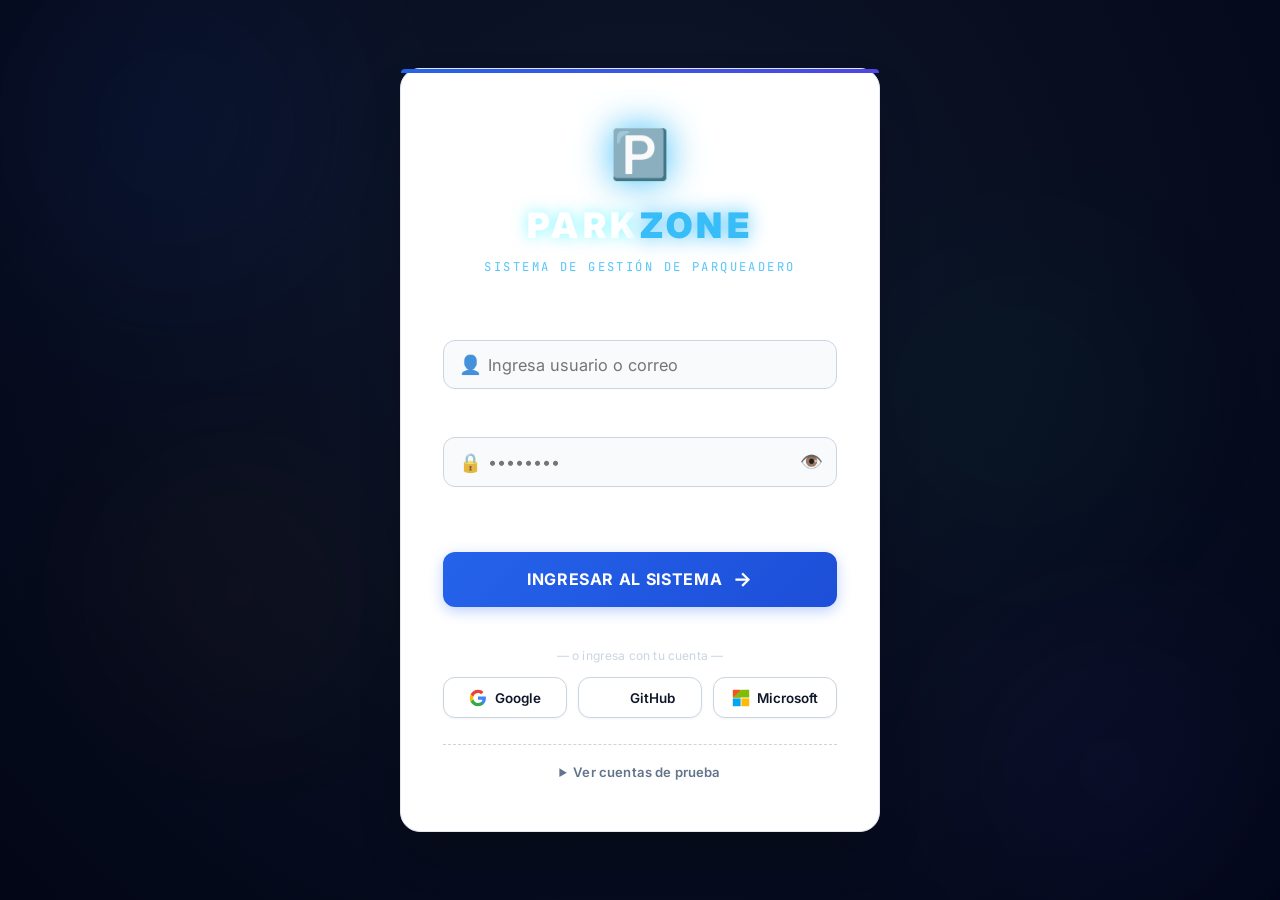
<file: index.html>
<!DOCTYPE html>
<html lang="es">
<head>
<meta charset="UTF-8">
<meta name="viewport" content="width=device-width, initial-scale=1.0">
<title>ParkZone — Sistema de Parqueadero</title>
<link rel="preconnect" href="https://fonts.googleapis.com">
<link rel="preconnect" href="https://fonts.gstatic.com" crossorigin>
<link href="https://fonts.googleapis.com/css2?family=Inter:wght@300;400;500;600;700&family=JetBrains+Mono:wght@400;500;600;700&family=Plus+Jakarta+Sans:wght@400;500;600;700;800&display=swap" rel="stylesheet">
<link rel="stylesheet" href="src/views/css/styles.css">
</head>
<body>

<!-- ===================================================
     PANTALLA DE LOGIN
=================================================== -->
<div class="login-overlay" id="loginOverlay">
  <div class="login-bg-shapes">
    <div class="shape s1"></div>
    <div class="shape s2"></div>
    <div class="shape s3"></div>
    <div class="shape s4"></div>
  </div>

  <div class="login-card" id="loginCard">
    <!-- Logo -->
    <div class="login-logo">
      <div class="login-logo-icon">🅿️</div>
      <h1>PARK<span>ZONE</span></h1>
      <p>SISTEMA DE GESTIÓN DE PARQUEADERO</p>
    </div>

    <!-- Formulario -->
    <div class="login-form">
      <div class="login-field">
        <label class="login-lbl" for="loginUser">Usuario o Correo</label>
        <div class="login-input-wrap">
          <span class="login-input-icon">👤</span>
          <input type="text" id="loginUser" placeholder="Ingresa usuario o correo" autocomplete="off" oninput="detectarRolAuto(this.value)">
        </div>
      </div>
      <div class="login-field">
        <label class="login-lbl" for="loginPass">Contraseña</label>
        <div class="login-input-wrap">
          <span class="login-input-icon">🔒</span>
          <input type="password" id="loginPass" placeholder="••••••••">
          <button class="toggle-pass" onclick="togglePass()" type="button">👁️</button>
        </div>
      </div>
      <div class="login-error" id="loginError"></div>
      <button class="btn-login" onclick="iniciarSesion()">
        <span>Ingresar al Sistema</span>
        <span class="btn-login-arrow">→</span>
      </button>

      <!-- Botones de Redes Sociales (OAuth) -->
      <div class="social-login-wrap" style="margin-top:1.2rem;text-align:center">
        <div class="social-divider" style="font-size:0.75rem;color:var(--texto-medio);margin-bottom:0.75rem"><span>— o ingresa con tu cuenta —</span></div>
        <div class="social-btns">
          <button class="btn-social btn-google" type="button" onclick="loginConSocial('google')">
            <svg viewBox="0 0 24 24" width="18" height="18"><path fill="#4285F4" d="M22.56 12.25c0-.78-.07-1.53-.2-2.25H12v4.26h5.92c-.26 1.37-1.04 2.53-2.21 3.31v2.77h3.57c2.08-1.92 3.28-4.74 3.28-8.09z"/><path fill="#34A853" d="M12 23c2.97 0 5.46-.98 7.28-2.66l-3.57-2.77c-.98.66-2.23 1.06-3.71 1.06-2.86 0-5.29-1.93-6.16-4.53H2.18v2.84C3.99 20.53 7.7 23 12 23z"/><path fill="#FBBC05" d="M5.84 14.09c-.22-.66-.35-1.36-.35-2.09s.13-1.43.35-2.09V7.06H2.18C1.43 8.55 1 10.22 1 12s.43 3.45 1.18 4.94l2.85-2.22.81-.63z"/><path fill="#EA4335" d="M12 5.38c1.62 0 3.06.56 4.21 1.64l3.15-3.15C17.45 2.09 14.97 1 12 1 7.7 1 3.99 3.47 2.18 7.06l3.66 2.84c.87-2.6 3.3-4.52 6.16-4.52z"/></svg>
            <span>Google</span>
          </button>
          <button class="btn-social btn-github" type="button" onclick="loginConSocial('github')">
            <svg viewBox="0 0 24 24" width="18" height="18" fill="#ffffff"><path d="M12 0C5.37 0 0 5.37 0 12c0 5.31 3.435 9.795 8.205 11.385.6.105.825-.255.825-.57 0-.285-.015-1.23-.015-2.235-3.015.555-3.795-.735-4.035-1.41-.135-.345-.72-1.41-1.23-1.695-.42-.225-1.02-.78-.015-.795.945-.015 1.62.87 1.845 1.23 1.08 1.815 2.805 1.305 3.495.99.105-.78.42-1.305.765-1.605-2.67-.3-5.46-1.335-5.46-5.925 0-1.305.465-2.385 1.23-3.225-.12-.3-.54-1.53.12-3.18 0 0 1.005-.315 3.3 1.23.96-.27 1.98-.405 3-.405s2.04.135 3 .405c2.295-1.56 3.3-1.23 3.3-1.23.66 1.65.24 2.88.12 3.18.765.84 1.23 1.905 1.23 3.225 0 4.605-2.805 5.625-5.475 5.925.435.375.81 1.095.81 2.22 0 1.605-.015 2.895-.015 3.3 0 .315.225.69.825.57A12.02 12.02 0 0024 12c0-6.63-5.37-12-12-12z"/></svg>
            <span>GitHub</span>
          </button>
          <button class="btn-social btn-microsoft" type="button" onclick="loginConSocial('microsoft')">
            <svg viewBox="0 0 23 23" width="18" height="18"><path fill="#f35325" d="M1 1h10v10H1z"/><path fill="#81bc06" d="M12 1h10v10H1z"/><path fill="#05a6f0" d="M1 12h10v10H1z"/><path fill="#ffba08" d="M12 12h10v10H12z"/></svg>
            <span>Microsoft</span>
          </button>
        </div>
      </div>
    </div>

    <!-- Info de cuentas demo -->
    <div class="login-demo">
      <details>
        <summary>Ver cuentas de prueba</summary>
        <div class="demo-list">
          <div><b>Usuario:</b> usuario / clave: <code>user123</code> — reservas y consulta de mi vehículo</div>
          <div><b>Operador:</b> operador / clave: <code>op2024</code> — gestión de reservas y entradas/salidas</div>
          <div><b>Admin:</b> admin / clave: <code>admin2024</code> — todo + dashboard y nómina</div>
        </div>
      </details>
    </div>

  </div>
</div>

<!-- ===================================================
     SISTEMA PRINCIPAL (oculto hasta login)
=================================================== -->
<div id="sistemaApp" style="display:none">

<!-- HEADER -->
<header class="header">
  <div class="header-brand">
    <div class="header-icon">🅿️</div>
    <div>
      <h1>PARK<span>ZONE</span></h1>
      <p>SISTEMA DE GESTIÓN DE PARQUEADERO</p>
    </div>
  </div>
  <div class="header-center" style="display:flex;align-items:center;gap:0.6rem">
    <div class="role-badge" id="roleBadge" onclick="abrirModalPerfil()" style="cursor:pointer" title="Ver y editar Mi Perfil">
      <span id="roleIcon">👤</span>
      <span id="roleName">Usuario</span>
    </div>
    <button class="btn btn-op" style="padding:0.35rem 0.75rem;font-size:0.78rem" onclick="abrirModalPerfil()">👤 Mi Perfil</button>
  </div>
  <div class="header-right">
    <div class="fecha-box" id="fecha"></div>
    <div class="clock-box" id="reloj">00:00:00</div>
    <button class="btn-logout" onclick="cerrarSesion()" title="Cerrar sesión">⏻ Salir</button>
  </div>
</header>

<!-- ===== CONTENIDO PRINCIPAL ===== -->
<div class="wrapper">

  <!-- COLUMNA IZQUIERDA -->
  <div class="col-left">

    <!-- ============================================
         USUARIO — Hacer una reserva
    ============================================= -->
    <div class="card" id="cardReservaUsuario" style="display:none">
      <div class="card-header ch-azul">
        <span class="hicon">📅</span> Reservar un Espacio
      </div>
      <div class="card-body">
        <label class="placa-label">Placa del vehículo</label>
        <div class="placa-field">
          <div class="placa-prefix">🔑</div>
          <input type="text" id="resPlaca" placeholder="ABC 123" maxlength="8" autocomplete="off"
                 oninput="filtrarPlaca(this, 'placaHint2')">
        </div>
        <div class="placa-hint" id="placaHint2">Solo letras y números (ej: ABC123)</div>

        <div style="display:flex;flex-direction:column;gap:0.8rem;margin-top:1rem">
          <div class="login-field">
            <label class="login-lbl" for="resMarca">Marca del vehículo</label>
            <div class="login-input-wrap">
              <span class="login-input-icon">🚙</span>
              <input type="text" id="resMarca" placeholder="Ej: Mazda">
            </div>
          </div>
          <div class="login-field">
            <label class="login-lbl" for="resModelo">Modelo</label>
            <div class="login-input-wrap">
              <span class="login-input-icon">📋</span>
              <input type="text" id="resModelo" placeholder="Ej: CX-30">
            </div>
          </div>
          <div class="login-field">
            <label class="login-lbl" for="resColor">Color</label>
            <div class="login-input-wrap">
              <span class="login-input-icon">🎨</span>
              <input type="text" id="resColor" placeholder="Ej: Gris">
            </div>
          </div>
          <div class="login-field">
            <label class="login-lbl" for="resFecha">Fecha de la reserva</label>
            <div class="login-input-wrap">
              <span class="login-input-icon">📅</span>
              <input type="date" id="resFecha">
            </div>
          </div>
          <div class="login-field">
            <label class="login-lbl" for="resHoraEntrada">Hora de entrada estimada</label>
            <div class="login-input-wrap">
              <span class="login-input-icon">⏬</span>
              <input type="time" id="resHoraEntrada">
            </div>
          </div>
          <div class="login-field">
            <label class="login-lbl" for="resHoraSalida">Hora de salida estimada</label>
            <div class="login-input-wrap">
              <span class="login-input-icon">⏫</span>
              <input type="time" id="resHoraSalida">
            </div>
          </div>
        </div>

        <button class="btn btn-estado" style="width:100%;margin-top:1.2rem" onclick="crearReservaUsuario()">
          📅 Reservar Espacio
        </button>

        <div class="resultado-box" id="resultadoReserva"></div>
      </div>
    </div>

    <!-- ============================================
         USUARIO — Ver en tiempo real si mi vehículo está dentro
    ============================================= -->
    <div class="card" id="cardMiVehiculo" style="display:none">
      <div class="card-header ch-verde">
        <span class="hicon">🟢</span> Mi Vehículo en Tiempo Real
      </div>
      <div class="card-body">
        <label class="placa-label">Placa a consultar</label>
        <div class="placa-field">
          <div class="placa-prefix">🔍</div>
          <input type="text" id="placaConsulta" placeholder="ABC 123" maxlength="8" autocomplete="off"
                 oninput="filtrarPlaca(this, 'placaHint3')" onkeydown="if(event.key==='Enter') consultarMiVehiculo()">
        </div>
        <div class="placa-hint" id="placaHint3">Solo letras y números (ej: ABC123)</div>

        <button class="btn btn-estado" style="width:100%;margin-top:1rem" onclick="consultarMiVehiculo()">
          🔍 Verificar mi Vehículo
        </button>

        <div class="resultado-box" id="resultadoMiVehiculo"></div>
      </div>
    </div>

    <!-- ============================================
         USUARIO — Información completa de mis reservas
    ============================================= -->
    <div class="card" id="cardMisReservas" style="display:none">
      <div class="card-header ch-naranja">
        <span class="hicon">📜</span> Mis Reservas
      </div>
      <div class="card-body" style="padding:0.8rem">
        <div class="hist-list" id="lista-mis-reservas" style="max-height:340px">
          <div class="hist-empty">Aún no tienes reservas registradas</div>
        </div>
      </div>
    </div>

    <!-- ============================================
         OPERADOR/ADMIN — Registro de vehículos
    ============================================= -->
    <div class="card" id="cardRegistroVehiculos" style="display:none">
      <div class="card-header ch-azul">
        <span class="hicon">🚗</span> Registro de Vehículos
      </div>
      <div class="card-body">
        <label class="placa-label">Placa del vehículo</label>
        <div class="placa-field">
          <div class="placa-prefix">🔑</div>
          <input type="text" id="placa" placeholder="ABC 123" maxlength="8" autocomplete="off"
                 oninput="filtrarPlaca(this)" onkeydown="if(event.key==='Enter') registrarEntrada()">
        </div>
        <div class="placa-hint" id="placaHint">Solo letras y números (ej: ABC123)</div>

        <div class="btn-grid">
          <button class="btn btn-entrada" onclick="registrarEntrada()">
            ⬇️ Entrada
          </button>
          <button class="btn btn-salida" onclick="registrarSalida()">
            ⬆️ Salida
          </button>
          <button class="btn btn-estado" onclick="verEstado()">
            📊 Ver Estado del Parqueadero
          </button>
        </div>

        <div class="resultado-box" id="resultado"></div>
      </div>
    </div>

    <!-- ============================================
         OPERADOR/ADMIN — Vehículos activos
    ============================================= -->
    <div class="card" id="cardVehiculosActivos" style="display:none">
      <div class="card-header ch-verde">
        <span class="hicon">🟢</span> Vehículos Actualmente Dentro
      </div>
      <div class="card-body" style="padding:0">
        <div id="lista-activos" style="max-height:280px; overflow-y:auto;">
          <div class="hist-empty">No hay vehículos dentro</div>
        </div>
      </div>
    </div>

    <!-- ============================================
         OPERADOR/ADMIN — Reservas actuales (administración)
    ============================================= -->
    <div class="card" id="cardReservasActuales" style="display:none">
      <div class="card-header ch-naranja">
        <span class="hicon">📅</span> Reservas Actuales
      </div>
      <div class="card-body" style="padding:0.8rem">
        <div class="hist-list" id="lista-reservas-operador" style="max-height:340px">
          <div class="hist-empty">No hay reservas pendientes o activas</div>
        </div>
      </div>
    </div>

    <!-- Panel Operador (exclusivo) -->
    <div class="card panel-operador" id="panelOperador" style="display:none">
      <div class="card-header ch-naranja">
        <span class="hicon">🛂</span> Panel del Operador
        <span class="excl-badge">EXCLUSIVO</span>
      </div>
      <div class="card-body">
        <p class="panel-desc">Como operador puedes gestionar tu turno, reservas y reportes rápidos.</p>
        <div class="panel-actions">
          <button class="btn btn-op" onclick="abrirTurno()">🔓 Abrir Turno</button>
          <button class="btn btn-op" onclick="cerrarTurno()">🔒 Cerrar Turno</button>
          <button class="btn btn-op" onclick="reporteRapido()">📋 Reporte Rápido</button>
          <button class="btn btn-op" onclick="buscarVehiculo()">🔍 Buscar Vehículo</button>
        </div>
        <div id="panelOpResult" class="resultado-box" style="margin-top:0.8rem"></div>
      </div>
    </div>

    <!-- Panel Admin (exclusivo) -->
    <div class="card panel-admin" id="panelAdmin" style="display:none">
      <div class="card-header" style="background:#F3E5F5;color:#6A1B9A;border-color:#E1BEE7">
        <span class="hicon">👑</span> Panel del Administrador
        <span class="excl-badge" style="background:#6A1B9A">EXCLUSIVO</span>
      </div>
      <div class="card-body">
        <p class="panel-desc">Como administrador tienes control total del sistema.</p>
        <div class="panel-actions">
          <button class="btn btn-adm" onclick="configurarTarifa()">💲 Configurar Tarifa</button>
          <button class="btn btn-adm" onclick="verInformeCompleto()">📊 Informe Completo</button>
          <button class="btn btn-adm" onclick="abrirDashboard()">📈 Dashboard</button>
          <button class="btn btn-adm" onclick="abrirNomina()">🧾 Nómina Operadores</button>
          <button class="btn btn-adm" onclick="resetearSistema()">🔄 Resetear Sistema</button>
          <button class="btn btn-adm" onclick="exportarDatos()">📤 Exportar Datos</button>
        </div>
        <div id="panelAdmResult" class="resultado-box" style="margin-top:0.8rem"></div>
      </div>
    </div>

  </div>

  <!-- COLUMNA DERECHA -->
  <div class="col-right">

    <!-- Estadísticas (visibles para todos: ver espacios disponibles) -->
    <div class="stats-row">
      <div class="stat stat-ocupados">
        <div class="stat-icon">🔴</div>
        <div class="stat-num" id="s-ocup">0</div>
        <div class="stat-lbl">Ocupados</div>
      </div>
      <div class="stat stat-libres">
        <div class="stat-icon">🟢</div>
        <div class="stat-num" id="s-lib">50</div>
        <div class="stat-lbl">Disponibles</div>
      </div>
      <div class="stat stat-ingresos">
        <div class="stat-icon">💰</div>
        <div class="stat-num" id="s-ing">$0</div>
        <div class="stat-lbl">Ingresos Hoy</div>
      </div>
      <div class="stat stat-total">
        <div class="stat-icon">📋</div>
        <div class="stat-num" id="s-tot">0</div>
        <div class="stat-lbl">Atendidos Hoy</div>
      </div>
    </div>

    <!-- Barra de ocupación -->
    <div class="card">
      <div class="card-header ch-azul">
        <span class="hicon">📊</span> Ocupación del Parqueadero
      </div>
      <div class="card-body">
        <div class="ocu-bar-wrap">
          <div class="ocu-bar-label">
            <span id="bar-pct-lbl">0% ocupado</span>
            <span id="bar-pct-txt">0 / 50 puestos</span>
          </div>
          <div class="ocu-bar-track">
            <div class="ocu-bar-fill" id="ocu-bar" style="width:0%"></div>
          </div>
        </div>
      </div>
    </div>

    <!-- Mapa de puestos (visible para todos: ver espacios disponibles) -->
    <div class="card">
      <div class="card-header ch-verde">
        <span class="hicon">🗺️</span> Mapa de Puestos
        <div class="spots-legend" style="margin-left:auto">
          <div class="leg"><div class="leg-dot leg-libre"></div> Libre</div>
          <div class="leg"><div class="leg-dot leg-ocup"></div> Ocupado</div>
        </div>
      </div>
      <div class="card-body">
        <div class="spots-map" id="mapa"></div>
      </div>
    </div>

    <!-- Historial (operador/administrador) -->
    <div class="card" id="cardHistorial" style="display:none">
      <div class="card-header ch-naranja">
        <span class="hicon">📜</span> Historial de Movimientos
      </div>
      <div class="card-body" style="padding:0.8rem">
        <div class="hist-list" id="historial">
          <div class="hist-empty">Sin movimientos registrados aún</div>
        </div>
      </div>
    </div>

  </div>
</div>

<div class="footer">
  © 2025 ParkZone — Sistema de Gestión de Parqueadero &nbsp;|&nbsp; 
  Capacidad: 50 vehículos &nbsp;|&nbsp; 
  Tarifa: $<span id="footerTarifa">100</span>/minuto &nbsp;|&nbsp;
  Sesión: <span id="footerSesion">—</span>
</div>

</div><!-- fin sistemaApp -->


<!-- ===== MODAL COBRO ===== -->
<div class="overlay" id="overlay">
  <div class="modal">
    <div class="modal-head">
      <div class="mico">🧾</div>
      <h3>COMPROBANTE DE SALIDA</h3>
      <p>Gracias por usar ParkZone</p>
    </div>
    <div class="modal-body" id="modal-body"></div>
    <div class="modal-foot">
      <button class="btn-pagar" onclick="cerrarModal()">✅ Confirmar Pago y Salir</button>
    </div>
  </div>
</div>

<!-- ===== MODAL CONFIGURAR TARIFA (admin) ===== -->
<div class="overlay" id="overlayTarifa">
  <div class="modal modal-sm">
    <div class="modal-head" style="background:linear-gradient(135deg,#4A148C,#7B1FA2)">
      <div class="mico">💲</div>
      <h3>CONFIGURAR TARIFA</h3>
      <p>Solo accesible para el Administrador</p>
    </div>
    <div class="modal-body">
      <div class="modal-row">
        <span class="modal-key">Tarifa actual</span>
        <span class="modal-val" id="tarifaActualShow">$100/min</span>
      </div>
      <div class="login-field" style="margin-top:1rem">
        <label class="login-lbl">Nueva tarifa por minuto ($)</label>
        <div class="login-input-wrap">
          <span class="login-input-icon">💲</span>
          <input type="number" id="nuevaTarifa" placeholder="100" min="10" max="10000">
        </div>
      </div>
      <div class="login-field" style="margin-top:0.8rem">
        <label class="login-lbl">Cobro mínimo ($)</label>
        <div class="login-input-wrap">
          <span class="login-input-icon">💰</span>
          <input type="number" id="nuevoCobMin" placeholder="100" min="10" max="10000">
        </div>
      </div>
    </div>
    <div class="modal-foot" style="display:flex;gap:0.8rem">
      <button class="btn-pagar" style="background:linear-gradient(135deg,#4A148C,#7B1FA2)" onclick="guardarTarifa()">💾 Guardar Cambios</button>
      <button class="btn-pagar" style="background:#ccc;color:#333" onclick="cerrarTarifa()">Cancelar</button>
    </div>
  </div>
</div>

<!-- ===== MODAL DASHBOARD (admin) ===== -->
<div class="overlay" id="overlayDashboard">
  <div class="modal" style="width:min(600px, 94vw)">
    <div class="modal-head" style="background:linear-gradient(135deg,#4A148C,#7B1FA2)">
      <div class="mico">📈</div>
      <h3>DASHBOARD GENERAL</h3>
      <p>Vista global del sistema — Solo Administrador</p>
    </div>
    <div class="modal-body" id="dashboardBody"></div>
    <div class="modal-foot">
      <button class="btn-pagar" style="background:linear-gradient(135deg,#4A148C,#7B1FA2)" onclick="cerrarDashboard()">Cerrar</button>
    </div>
  </div>
</div>

<!-- ===== MODAL NÓMINA (admin) ===== -->
<div class="overlay" id="overlayNomina">
  <div class="modal" style="width:min(560px, 94vw)">
    <div class="modal-head" style="background:linear-gradient(135deg,#4A148C,#7B1FA2)">
      <div class="mico">🧾</div>
      <h3>NÓMINA DE OPERADORES</h3>
      <p>Pago calculado según las horas laborales registradas</p>
    </div>
    <div class="modal-body">
      <div class="login-field">
        <label class="login-lbl">Tarifa por hora trabajada ($)</label>
        <div class="login-input-wrap">
          <span class="login-input-icon">💲</span>
          <input type="number" id="nominaTarifaInput" placeholder="8000" min="100" step="100">
        </div>
      </div>
      <button class="btn btn-adm" style="width:100%;margin-top:0.8rem" onclick="calcularYRenderNomina()">🔄 Recalcular Nómina</button>

      <div class="hist-list" id="nominaBody" style="margin-top:1rem;max-height:280px"></div>

      <div class="modal-total" style="margin-top:1rem">
        <span>💰 TOTAL NÓMINA</span>
        <span id="nominaTotalGeneral">$0</span>
      </div>
    </div>
    <div class="modal-foot">
      <button class="btn-pagar" style="background:linear-gradient(135deg,#4A148C,#7B1FA2)" onclick="cerrarNomina()">Cerrar</button>
    </div>
  </div>
</div>

<!-- ===== MODAL SOCIAL LOGIN (OAuth Simulado) ===== -->
<div class="overlay" id="overlaySocialLogin">
  <div class="modal modal-sm">
    <div class="modal-head" id="socialModalHead">
      <div class="mico" id="socialModalIcon">🌐</div>
      <h3 id="socialModalTitle">Acceso con Red Social</h3>
      <p id="socialModalSub">Selecciona tu cuenta para autenticación con auto-detección de rol</p>
    </div>
    <div class="modal-body" id="socialModalBody">
      <!-- Cuentas inyectadas por JS -->
    </div>
    <div class="modal-foot">
      <button class="btn btn-salida" onclick="cerrarSocialLogin()">Cancelar</button>
    </div>
  </div>
</div>

<!-- ===== MODAL MI PERFIL & GARAJE ===== -->
<div class="overlay" id="overlayPerfil">
  <div class="modal" style="width:min(620px, 95vw)">
    <div class="modal-head" style="background:linear-gradient(135deg,#1e293b,#0f172a)">
      <div class="mico" id="perfilHeaderIcon">👤</div>
      <h3 id="perfilTitle">MI PERFIL DE USUARIO</h3>
      <p id="perfilSub">Gestión de datos personales, estadísticas y garaje de vehículos</p>
    </div>
    <div class="modal-body" style="display:flex;flex-direction:column;gap:1.2rem;max-height:75vh;overflow-y:auto">
      
      <!-- PESTAÑAS DE PERFIL -->
      <div style="display:flex;gap:0.5rem;border-bottom:1px solid #e2e8f0;padding-bottom:0.5rem">
        <button class="btn btn-entrada" id="tabBtnDatos" onclick="switchTabPerfil('datos')">👤 Mis Datos</button>
        <button class="btn btn-op" id="tabBtnGaraje" onclick="switchTabPerfil('garaje')">🚗 Mi Garaje</button>
        <button class="btn btn-op" id="tabBtnStats" onclick="switchTabPerfil('stats')">📊 Mis Estadísticas</button>
      </div>

      <!-- SECCIÓN 1: MIS DATOS -->
      <div id="secPerfilDatos" style="display:flex;flex-direction:column;gap:0.8rem">
        <div class="modal-row"><span class="modal-key">Seleccionar Avatar / Icono</span></div>
        <div style="display:flex;gap:0.5rem;justify-content:center;margin-bottom:0.5rem" id="avatarSelectorBox">
          <button type="button" class="avatar-opt" style="padding:0.4rem 0.6rem;font-size:1.1rem;cursor:pointer" onclick="seleccionarAvatar('👤')">👤</button>
          <button type="button" class="avatar-opt" style="padding:0.4rem 0.6rem;font-size:1.1rem;cursor:pointer" onclick="seleccionarAvatar('🚘')">🚘</button>
          <button type="button" class="avatar-opt" style="padding:0.4rem 0.6rem;font-size:1.1rem;cursor:pointer" onclick="seleccionarAvatar('👑')">👑</button>
          <button type="button" class="avatar-opt" style="padding:0.4rem 0.6rem;font-size:1.1rem;cursor:pointer" onclick="seleccionarAvatar('💼')">💼</button>
          <button type="button" class="avatar-opt" style="padding:0.4rem 0.6rem;font-size:1.1rem;cursor:pointer" onclick="seleccionarAvatar('⚡')">⚡</button>
          <button type="button" class="avatar-opt" style="padding:0.4rem 0.6rem;font-size:1.1rem;cursor:pointer" onclick="seleccionarAvatar('🛡️')">🛡️</button>
          <button type="button" class="avatar-opt" style="padding:0.4rem 0.6rem;font-size:1.1rem;cursor:pointer" onclick="seleccionarAvatar('🚀')">🚀</button>
        </div>

        <div class="login-field">
          <label class="login-lbl">Nombre Completo</label>
          <input type="text" id="perfilNombre" class="placa-field input" placeholder="Tu Nombre" style="padding:0.6rem;width:100%">
        </div>
        <div class="login-field">
          <label class="login-lbl">Correo Electrónico</label>
          <input type="email" id="perfilEmail" class="placa-field input" placeholder="correo@ejemplo.com" style="padding:0.6rem;width:100%">
        </div>
        <div class="login-field">
          <label class="login-lbl">Teléfono de Contacto</label>
          <input type="text" id="perfilTelefono" class="placa-field input" placeholder="300 123 4567" style="padding:0.6rem;width:100%">
        </div>
        <div class="login-field">
          <label class="login-lbl">Nueva Contraseña (opcional)</label>
          <input type="password" id="perfilPass" class="placa-field input" placeholder="••••••••" style="padding:0.6rem;width:100%">
        </div>
        <button class="btn btn-entrada" style="margin-top:0.4rem;padding:0.6rem" onclick="guardarPerfilUsuario()">💾 Guardar Cambios de Perfil</button>
      </div>

      <!-- SECCIÓN 2: MI GARAJE -->
      <div id="secPerfilGaraje" style="display:none;flex-direction:column;gap:0.8rem">
        <h4 style="margin:0;color:#0f172a;font-size:0.95rem">🚗 Registrar Vehículo Favorito</h4>
        <div style="display:grid;grid-template-columns:1fr 1fr;gap:0.6rem">
          <input type="text" id="favPlaca" placeholder="Placa (ej: ABC123)" class="placa-field input" maxlength="8" style="padding:0.5rem" oninput="filtrarPlaca(this)">
          <input type="text" id="favMarca" placeholder="Marca (ej: Toyota)" class="placa-field input" style="padding:0.5rem">
          <input type="text" id="favModelo" placeholder="Modelo (ej: Corolla 2022)" class="placa-field input" style="padding:0.5rem">
          <input type="text" id="favColor" placeholder="Color (ej: Negro)" class="placa-field input" style="padding:0.5rem">
        </div>
        <button class="btn btn-entrada" style="padding:0.55rem" onclick="agregarVehiculoFavorito()">➕ Guardar Vehículo en Garaje</button>
        
        <h4 style="margin-top:0.8rem;margin-bottom:0.2rem;color:#0f172a;font-size:0.95rem">📋 Mis Vehículos Registrados</h4>
        <div id="listaGaraje" class="hist-list" style="max-height:180px"></div>
      </div>

      <!-- SECCIÓN 3: MIS ESTADÍSTICAS -->
      <div id="secPerfilStats" style="display:none;flex-direction:column;gap:0.6rem">
        <div id="perfilStatsBody"></div>
      </div>

    </div>
    <div class="modal-foot">
      <button class="btn btn-salida" onclick="cerrarModalPerfil()">Cerrar</button>
    </div>
  </div>
</div>

<!-- TOOLTIP TIEMPO EN MAPA -->
<div class="spot-tooltip" id="spotTooltip"></div>

<script src="src/utils/helpers.js"></script>
<script src="src/utils/alerts.js"></script>
<script src="src/models/model-datos.js"></script>
<script src="src/models/model-reserva.js"></script>
<script src="src/models/model-turno.js"></script>
<script src="src/controllers/controller-auth.js"></script>
<script src="src/controllers/controller-parking.js"></script>
<script src="src/controllers/controller-reservas.js"></script>
<script src="src/controllers/controller-operador.js"></script>
<script src="src/controllers/controller-admin.js"></script>
</body>
</html>
</file>
<file: src/views/css/styles.css>
/* ============================================================
   STYLES.CSS — Framer AI Agent Dark Glass Theme (ParkZone)
   Archivo: src/views/css/styles.css
============================================================ */

/* ---- RESET & GLOBAL VARS ---- */
* {
  margin: 0;
  padding: 0;
  box-sizing: border-box;
}

:root {
  /* Framer AI Typography System */
  --font-heading: 'Inter', -apple-system, BlinkMacSystemFont, sans-serif;
  --font-ui:      'Inter', -apple-system, BlinkMacSystemFont, sans-serif;
  --font-mono:    'JetBrains Mono', monospace;

  /* Framer AI Dark Canvas Palette */
  --cyber-black:       #030712;
  --cyber-dark:        #090d16;
  --cyber-navy:        #0f172a;
  --cyber-card-bg:     rgba(15, 23, 42, 0.75);
  --cyber-card-solid:  #0f172a;

  /* Electric Accents */
  --cyan-neon:         #38bdf8;
  --cyan-glow:         rgba(56, 189, 248, 0.2);
  --magenta-neon:      #818cf8;
  --magenta-glow:      rgba(129, 140, 248, 0.2);
  --purple-neon:       #6366f1;
  --laser-green:       #10b981;
  --laser-green-glow: rgba(16, 185, 129, 0.2);
  --amber-warn:        #f59e0b;
  --amber-glow:        rgba(245, 158, 11, 0.2);
  --red-laser:         #f43f5e;
  --red-glow:          rgba(244, 63, 94, 0.2);

  /* Typography Colors for Dark Theme */
  --texto:             #ffffff;
  --texto-medio:       #cbd5e1;
  --texto-suave:       #94a3b8;
  --texto-cyan:        #ffffff;

  /* Glassmorphism & Elements */
  --border-cyber:        1px solid rgba(255, 255, 255, 0.08);
  --border-cyber-subtle: 1px solid rgba(255, 255, 255, 0.12);
  --border-cyber-hover:  1px solid rgba(56, 189, 248, 0.4);
  --glass-shadow:        0 20px 50px -10px rgba(0, 0, 0, 0.7), inset 0 1px 0 rgba(255, 255, 255, 0.08);
  --neon-box-shadow:     0 0 25px rgba(99, 102, 241, 0.25);
  --radius:              16px;
  --transition-fast:     all 0.2s cubic-bezier(0.16, 1, 0.3, 1);
  --transition-normal:   all 0.3s cubic-bezier(0.16, 1, 0.3, 1);

  /* Inline Style Compatibility */
  --azul:              #38bdf8;
  --azul-claro:        #60a5fa;
  --azul-suave:        #eff6ff;
  --verde:             #10b981;
  --verde-claro:       #34d399;
  --verde-suave:       #ecfdf5;
  --rojo:              #f43f5e;
  --rojo-claro:        #fb7185;
  --rojo-suave:        #fff1f2;
  --naranja:           #f59e0b;
  --naranja-suave:     #fffbeb;
  --morado:            #6366f1;
  --morado-suave:      #eef2ff;
  --gris-bg:           #030712;
  --gris-card:         rgba(15, 23, 42, 0.75);
  --gris-borde:        rgba(255, 255, 255, 0.08);
}

body {
  font-family: var(--font-ui);
  background-color: #030712;
  background-image: 
    radial-gradient(ellipse 80% 80% at 50% -20%, rgba(99, 102, 241, 0.18), transparent 60%),
    radial-gradient(ellipse 60% 60% at 80% 50%, rgba(56, 189, 248, 0.1), transparent 50%),
    radial-gradient(ellipse 50% 50% at 20% 80%, rgba(16, 185, 129, 0.08), transparent 50%);
  background-attachment: fixed;
  color: #ffffff;
  min-height: 100vh;
  font-size: 1rem;
  line-height: 1.55;
  letter-spacing: 0.01em;
  overflow-x: hidden;
  position: relative;
}

/* Capa de textura sutil */
body::before {
  content: '';
  position: fixed;
  inset: 0;
  background-size: 40px 40px;
  background-image: 
    linear-gradient(to right, rgba(226, 232, 240, 0.4) 1px, transparent 1px),
    linear-gradient(to bottom, rgba(226, 232, 240, 0.4) 1px, transparent 1px);
  pointer-events: none;
  z-index: 0;
}

/* ============================================================
   PANTALLA DE LOGIN TITANIUM EXECUTIVE
============================================================ */
.login-overlay {
  position: fixed; 
  inset: 0; 
  z-index: 1000;
  background: radial-gradient(circle at 50% 30%, #0f172a 0%, #020617 100%);
  display: flex; 
  align-items: center; 
  justify-content: center;
  overflow: hidden;
}

.login-bg-shapes { 
  position: absolute; 
  inset: 0; 
  pointer-events: none; 
}
.shape {
  position: absolute;
  border-radius: 50%;
  opacity: 0.25;
  filter: blur(80px);
  animation: flotarShape 14s ease-in-out infinite alternate;
}
.s1 { width:550px; height:550px; background: radial-gradient(circle, rgba(37,99,235,0.4) 0%, transparent 70%); top:-150px; left:-100px; }
.s2 { width:500px; height:500px; background: radial-gradient(circle, rgba(79,70,229,0.35) 0%, transparent 70%); bottom:-120px; right:-80px; }
.s3 { width:400px; height:400px; background: radial-gradient(circle, rgba(5,150,105,0.3) 0%, transparent 70%); top:22%; right:5%; }
.s4 { width:350px; height:350px; background: radial-gradient(circle, rgba(217,119,6,0.25) 0%, transparent 70%); bottom:15%; left:5%; }

@keyframes flotarShape {
  0%   { transform: translateY(0) scale(1); }
  100% { transform: translateY(-30px) scale(1.08); }
}

.login-card {
  background: #ffffff;
  border: 1px solid #e2e8f0;
  border-radius: 20px;
  padding: 3rem 2.6rem;
  width: min(480px, 94vw);
  box-shadow: 0 25px 50px -12px rgba(0, 0, 0, 0.25);
  position: relative; 
  z-index: 2;
  color: #0f172a;
  animation: loginEntrada 0.6s cubic-bezier(0.16, 1, 0.3, 1) both;
}

.login-card::before {
  content: '';
  position: absolute;
  top: 0; left: 0; right: 0;
  height: 4px;
  border-radius: 20px 20px 0 0;
  background: linear-gradient(90deg, #2563eb, #4f46e5);
}

.login-card.login-exit {
  animation: loginSalida 0.45s ease-in both;
}

@keyframes loginEntrada {
  from { opacity: 0; transform: translateY(50px) scale(0.92); }
  to   { opacity: 1; transform: translateY(0) scale(1); }
}
@keyframes loginSalida {
  from { opacity: 1; transform: translateY(0) scale(1); }
  to   { opacity: 0; transform: translateY(-40px) scale(0.92); }
}

.login-logo {
  text-align: center;
  margin-bottom: 2.2rem;
}
.login-logo-icon {
  font-size: 3rem;
  margin-bottom: 0.4rem;
  display: inline-block;
  filter: drop-shadow(0 0 18px var(--cyan-neon));
  animation: pulseLogo 3.5s ease-in-out infinite alternate;
}

@keyframes pulseLogo {
  0%   { transform: scale(1); filter: drop-shadow(0 0 12px var(--cyan-neon)); }
  100% { transform: scale(1.1); filter: drop-shadow(0 0 25px var(--magenta-neon)); }
}

.login-logo h1 {
  font-family: var(--font-heading);
  font-size: 2.2rem;
  font-weight: 900;
  letter-spacing: 0.12em;
  color: #ffffff;
  text-shadow: 0 0 15px rgba(0, 243, 255, 0.5);
}
.login-logo h1 span {
  color: var(--cyan-neon);
  text-shadow: 0 0 20px var(--cyan-neon);
}
.login-logo p {
  font-family: var(--font-mono);
  font-size: 0.76rem;
  letter-spacing: 0.2em;
  color: var(--cyan-neon);
  margin-top: 0.35rem;
  text-transform: uppercase;
  opacity: 0.85;
}

.session-selector {
  margin-bottom: 2rem;
}
.session-label {
  font-size: 0.84rem;
  font-weight: 700;
  color: var(--texto-medio);
  text-transform: uppercase;
  letter-spacing: 0.08em;
  margin-bottom: 0.75rem;
  text-align: center;
}
.session-btns {
  display: grid;
  grid-template-columns: repeat(3, 1fr);
  gap: 0.75rem;
}
.session-btn {
  background: rgba(13, 22, 45, 0.75);
  border: 1px solid rgba(255, 255, 255, 0.1);
  border-radius: 12px;
  padding: 0.75rem 0.5rem;
  color: var(--texto-medio);
  font-family: var(--font-ui);
  font-weight: 700;
  font-size: 0.88rem;
  cursor: pointer;
  display: flex;
  flex-direction: column;
  align-items: center;
  gap: 0.35rem;
  transition: var(--transition-fast);
}
.session-btn .session-icon {
  font-size: 1.4rem;
}
.session-btn:hover {
  border-color: rgba(0, 243, 255, 0.4);
  color: var(--texto);
  background: rgba(0, 243, 255, 0.1);
  transform: translateY(-3px);
}
.session-btn.active {
  background: linear-gradient(135deg, rgba(0, 243, 255, 0.25), rgba(217, 70, 239, 0.25));
  border: 1px solid var(--cyan-neon);
  color: #ffffff;
  box-shadow: 0 0 20px rgba(0, 243, 255, 0.35);
  transform: translateY(-2px);
}

.login-form {
  display: flex;
  flex-direction: column;
  gap: 1.3rem;
}
.login-field {
  display: flex;
  flex-direction: column;
  gap: 0.45rem;
}
.login-lbl {
  font-size: 0.82rem;
  font-weight: 700;
  letter-spacing: 0.05em;
  text-transform: uppercase;
  color: var(--texto-cyan);
}
.login-input-wrap {
  position: relative;
  display: flex;
  align-items: center;
}
.login-input-icon {
  position: absolute;
  left: 1rem;
  font-size: 1.15rem;
  pointer-events: none;
  opacity: 0.8;
}
.login-input-wrap input {
  width: 100%;
  background: #f8fafc;
  border: 1px solid #cbd5e1;
  border-radius: 12px;
  padding: 0.85rem 1rem 0.85rem 2.8rem;
  color: #0f172a;
  font-family: var(--font-ui);
  font-size: 1.02rem;
  outline: none;
  transition: var(--transition-fast);
}
.login-input-wrap input:focus {
  border-color: #2563eb;
  box-shadow: 0 0 0 3px rgba(37, 99, 235, 0.15);
  background: #ffffff;
}
.toggle-pass {
  position: absolute;
  right: 0.9rem;
  background: none;
  border: none;
  color: #64748b;
  cursor: pointer;
  font-size: 1.15rem;
  transition: transform 0.2s ease;
}
.toggle-pass:hover {
  transform: scale(1.2);
  color: #2563eb;
}

.login-error {
  min-height: 1.5rem;
  font-size: 0.85rem;
  font-weight: 600;
  color: #e11d48;
  text-align: center;
}

.btn-login {
  background: linear-gradient(135deg, #2563eb 0%, #1d4ed8 100%);
  border: none;
  border-radius: 12px;
  padding: 0.95rem 1.6rem;
  color: #ffffff;
  font-family: var(--font-heading);
  font-weight: 700;
  font-size: 1rem;
  letter-spacing: 0.04em;
  text-transform: uppercase;
  cursor: pointer;
  display: flex;
  align-items: center;
  justify-content: center;
  gap: 0.7rem;
  box-shadow: 0 4px 14px rgba(37, 99, 235, 0.3);
  transition: var(--transition-normal);
}
.btn-login:hover {
  background: linear-gradient(135deg, #1d4ed8 0%, #1e40af 100%);
  box-shadow: 0 6px 20px rgba(37, 99, 235, 0.45);
  transform: translateY(-2px);
}
.btn-login:active {
  transform: scale(0.98);
}
.btn-login-arrow {
  font-size: 1.25rem;
  transition: transform 0.2s ease;
}
.btn-login:hover .btn-login-arrow {
  transform: translateX(5px);
}

.login-demo {
  margin-top: 1.6rem;
  border-top: 1px dashed #cbd5e1;
  padding-top: 1.1rem;
}
.login-demo summary {
  font-size: 0.82rem;
  color: #64748b;
  cursor: pointer;
  font-weight: 600;
  text-align: center;
  user-select: none;
}
.login-demo summary:hover {
  color: #2563eb;
}
.demo-list {
  margin-top: 0.85rem;
  font-size: 0.8rem;
  color: #475569;
  background: #f8fafc;
  border-radius: 10px;
  padding: 0.9rem;
  display: flex;
  flex-direction: column;
  gap: 0.45rem;
  border: 1px solid #e2e8f0;
}
.demo-list code {
  background: #eff6ff;
  color: #2563eb;
  padding: 0.15rem 0.45rem;
  border-radius: 4px;
  font-family: var(--font-mono);
}

.social-btns {
  display: grid;
  grid-template-columns: repeat(3, 1fr);
  gap: 0.65rem;
}
.btn-social {
  background: #ffffff;
  border: 1px solid #cbd5e1;
  border-radius: 12px;
  padding: 0.65rem 0.5rem;
  color: #0f172a;
  font-family: var(--font-ui);
  font-weight: 600;
  font-size: 0.84rem;
  cursor: pointer;
  display: flex;
  align-items: center;
  justify-content: center;
  gap: 0.45rem;
  transition: var(--transition-fast);
  box-shadow: 0 1px 3px rgba(0, 0, 0, 0.05);
}
.btn-social:hover {
  transform: translateY(-2px);
  box-shadow: 0 4px 12px rgba(0, 0, 0, 0.08);
  border-color: #2563eb;
}
.btn-social:active {
  transform: scale(0.97);
}
.btn-google:hover {
  background: #f8fafc;
  border-color: #4285F4;
}
.btn-github:hover {
  background: #f8fafc;
  border-color: #0f172a;
}
.btn-microsoft:hover {
  background: #f8fafc;
  border-color: #05a6f0;
}

.account-option {
  background: #ffffff;
  border: 1px solid #e2e8f0;
  border-radius: 12px;
  padding: 0.9rem 1.1rem;
  display: flex;
  align-items: center;
  justify-content: space-between;
  cursor: pointer;
  transition: var(--transition-fast);
}
.account-option:hover {
  border-color: #2563eb;
  background: #eff6ff;
  transform: translateX(4px);
}

.shake {
  animation: shakeAnim 0.4s ease-in-out;
}
@keyframes shakeAnim {
  0%, 100% { transform: translateX(0); }
  20%, 60% { transform: translateX(-8px); }
  40%, 80% { transform: translateX(8px); }
}

/* ============================================================
   HEADER FUTURISTA
============================================================ */
#sistemaApp {
  position: relative;
  z-index: 1;
}

.header {
  background: rgba(15, 23, 42, 0.85);
  border-bottom: 1px solid rgba(255, 255, 255, 0.08);
  backdrop-filter: blur(24px);
  padding: 0.95rem 2.4rem;
  display: flex;
  align-items: center;
  justify-content: space-between;
  position: sticky;
  top: 0;
  z-index: 100;
  box-shadow: 0 10px 30px rgba(0, 0, 0, 0.45);
}

.header-brand {
  display: flex;
  align-items: center;
  gap: 0.9rem;
}
.header-icon {
  font-size: 2.1rem;
  filter: drop-shadow(0 0 10px rgba(59, 130, 246, 0.4));
}
.header-brand h1 {
  font-family: var(--font-heading);
  font-size: 1.45rem;
  font-weight: 800;
  letter-spacing: 0.04em;
  color: #ffffff;
}
.header-brand h1 span {
  color: #10b981;
}
.header-brand p {
  font-family: var(--font-mono);
  font-size: 0.68rem;
  letter-spacing: 0.12em;
  color: #94a3b8;
  font-weight: 500;
}

.header-center {
  display: flex;
  align-items: center;
  justify-content: center;
}

.role-badge {
  background: rgba(30, 41, 59, 0.8);
  border: 1px solid rgba(255, 255, 255, 0.12);
  padding: 0.45rem 1.2rem;
  border-radius: 30px;
  display: flex;
  align-items: center;
  gap: 0.6rem;
  font-size: 0.88rem;
  font-weight: 600;
  color: #ffffff;
  box-shadow: 0 4px 15px rgba(0, 0, 0, 0.25);
}

.header-right {
  display: flex;
  align-items: center;
  gap: 1.5rem;
}

.fecha-box {
  font-family: var(--font-mono);
  font-size: 0.78rem;
  color: #94a3b8;
}
.clock-box {
  font-family: var(--font-mono);
  font-size: 1.3rem;
  font-weight: 700;
  color: #34d399;
  text-shadow: 0 0 10px rgba(52, 211, 153, 0.4);
}

.btn-logout {
  background: rgba(255, 0, 85, 0.15);
  border: 1px solid rgba(255, 0, 85, 0.4);
  color: var(--red-laser);
  padding: 0.5rem 1rem;
  border-radius: 10px;
  font-family: var(--font-ui);
  font-weight: 700;
  font-size: 0.85rem;
  cursor: pointer;
  transition: var(--transition-fast);
}
.btn-logout:hover {
  background: var(--red-laser);
  color: #ffffff;
  box-shadow: 0 0 18px rgba(255, 0, 85, 0.65);
  transform: translateY(-2px);
}

/* ============================================================
   ESTRUCTURA DE LAYOUT Y TARJETAS ORGANIZADAS
============================================================ */
.wrapper {
  display: grid;
  grid-template-columns: 460px 1fr;
  gap: 1.8rem;
  align-items: start;
  max-width: 1550px;
  margin: 0 auto;
  padding: 2rem 1.8rem;
}

.col-left, .col-right {
  display: flex;
  flex-direction: column;
  gap: 1.5rem;
}

.card {
  background: var(--cyber-card-bg);
  border: 1px solid rgba(255, 255, 255, 0.08);
  border-radius: 18px;
  box-shadow: 0 15px 35px -10px rgba(0, 0, 0, 0.5), inset 0 1px 0 rgba(255, 255, 255, 0.06);
  backdrop-filter: blur(20px);
  transition: var(--transition-normal);
  position: relative;
  overflow: hidden;
}

.card::before {
  content: '';
  position: absolute;
  top: 0; left: 0;
  width: 4px; height: 100%;
  background: linear-gradient(180deg, var(--cyan-neon), transparent);
  opacity: 0.8;
}

.card:hover {
  border-color: rgba(59, 130, 246, 0.4);
  box-shadow: 0 20px 45px -10px rgba(0, 0, 0, 0.65), 0 0 20px rgba(59, 130, 246, 0.12);
  transform: translateY(-2px);
}

.card-header {
  padding: 1.1rem 1.4rem;
  display: flex;
  align-items: center;
  gap: 0.8rem;
  font-family: var(--font-heading);
  font-size: 1.05rem;
  font-weight: 700;
  letter-spacing: 0.03em;
  color: #ffffff;
  background: rgba(30, 41, 59, 0.6);
  border-bottom: 1px solid rgba(255, 255, 255, 0.08);
}
.hicon {
  font-size: 1.35rem;
}

.ch-azul   { background: rgba(56, 189, 248, 0.12); border-bottom: 1px solid rgba(56, 189, 248, 0.2); }
.ch-verde  { background: rgba(16, 185, 129, 0.12); border-bottom: 1px solid rgba(16, 185, 129, 0.2); }
.ch-naranja { background: rgba(245, 158, 11, 0.12); border-bottom: 1px solid rgba(245, 158, 11, 0.2); }

.excl-badge {
  margin-left: auto;
  font-size: 0.65rem;
  font-family: var(--font-heading);
  background: rgba(255, 255, 255, 0.1);
  color: #ffffff;
  border: 1px solid rgba(255, 255, 255, 0.15);
  padding: 0.2rem 0.65rem;
  border-radius: 6px;
  letter-spacing: 0.08em;
  font-weight: 700;
}

.card-body {
  padding: 1.4rem;
  color: #e2e8f0;
}

/* Campos de entrada de Placa y Formulario */
.placa-label {
  font-size: 0.84rem;
  font-weight: 700;
  color: #cbd5e1;
  text-transform: uppercase;
  letter-spacing: 0.05em;
  margin-bottom: 0.4rem;
  display: block;
}
.placa-field {
  position: relative;
  display: flex;
  align-items: center;
}
.placa-prefix {
  position: absolute;
  left: 1rem;
  font-size: 1.2rem;
  pointer-events: none;
}
.placa-field input {
  width: 100%;
  background: rgba(15, 23, 42, 0.9);
  border: 1px solid rgba(255, 255, 255, 0.14);
  border-radius: 12px;
  padding: 0.85rem 1rem 0.85rem 2.8rem;
  color: #ffffff;
  font-family: var(--font-heading);
  font-size: 1.1rem;
  font-weight: 700;
  letter-spacing: 0.1em;
  outline: none;
  transition: var(--transition-fast);
}
.placa-field input:focus {
  border-color: #38bdf8;
  box-shadow: 0 0 0 3px rgba(56, 189, 248, 0.2);
  background: #0f172a;
}

.resultado-box {
  margin-top: 1rem;
}

/* ============================================================
   STATS ROW (BARRA DE RESUMEN HUD)
============================================================ */
.stats-row {
  display: grid;
  grid-template-columns: repeat(4, 1fr);
  gap: 1.1rem;
}

.stat {
  background: rgba(15, 23, 42, 0.75);
  border: 1px solid rgba(255, 255, 255, 0.08);
  border-radius: 16px;
  padding: 1.25rem 1rem;
  display: flex;
  align-items: center;
  gap: 1rem;
  box-shadow: 0 10px 30px -10px rgba(0, 0, 0, 0.5);
  transition: var(--transition-fast);
}
.stat:hover {
  transform: translateY(-2px);
  border-color: rgba(56, 189, 248, 0.4);
  box-shadow: 0 15px 35px -10px rgba(0, 0, 0, 0.7), 0 0 20px rgba(56, 189, 248, 0.15);
}

.stat-icon {
  font-size: 2.1rem;
}
.stat-num {
  font-family: var(--font-heading);
  font-size: 1.75rem;
  font-weight: 800;
  color: #ffffff;
  line-height: 1;
}
.stat-lbl {
  font-size: 0.78rem;
  font-weight: 600;
  color: #94a3b8;
  text-transform: uppercase;
  letter-spacing: 0.04em;
  margin-top: 0.25rem;
}

.stat-ocupados .stat-num { color: #f43f5e; }
.stat-libres .stat-num   { color: #10b981; }
.stat-ingresos .stat-num { color: #38bdf8; }
.stat-total .stat-num    { color: #818cf8; }

/* Barra de Ocupación */
.ocu-bar-wrap {
  display: flex;
  flex-direction: column;
  gap: 0.6rem;
}
.ocu-bar-label {
  display: flex;
  justify-content: space-between;
  font-size: 0.85rem;
  font-weight: 600;
  color: #1d4ed8;
  font-family: var(--font-mono);
}
.ocu-bar-track {
  height: 12px;
  background: #f1f5f9;
  border: 1px solid #cbd5e1;
  border-radius: 10px;
  overflow: hidden;
  position: relative;
}
.ocu-bar-fill {
  height: 100%;
  background: linear-gradient(90deg, #2563eb, #4f46e5);
  box-shadow: 0 2px 8px rgba(37, 99, 235, 0.3);
  transition: width 0.6s cubic-bezier(0.16, 1, 0.3, 1);
}

/* ============================================================
   MAPA DE PUESTOS TITANIUM
============================================================ */
.spots-legend {
  display: flex;
  gap: 1rem;
  font-size: 0.78rem;
  font-weight: 600;
}
.leg {
  display: flex;
  align-items: center;
  gap: 0.4rem;
}
.leg-dot {
  width: 10px; height: 10px;
  border-radius: 50%;
}
.leg-libre { background: #059669; }
.leg-ocup  { background: #e11d48; }

.spots-map {
  display: grid;
  grid-template-columns: repeat(10, 1fr);
  gap: 0.7rem;
}

.spot {
  aspect-ratio: 1;
  border-radius: 10px;
  display: flex;
  align-items: center;
  justify-content: center;
  font-family: var(--font-heading);
  font-weight: 700;
  font-size: 0.95rem;
  cursor: pointer;
  position: relative;
  transition: var(--transition-fast);
  user-select: none;
}

.spot-libre {
  background: rgba(15, 23, 42, 0.6);
  border: 1px dashed rgba(255, 255, 255, 0.15);
  color: #94a3b8;
}
.spot-libre:hover {
  background: rgba(56, 189, 248, 0.15);
  border-color: #38bdf8;
  color: #ffffff;
  transform: scale(1.08);
  z-index: 5;
  box-shadow: 0 0 20px rgba(56, 189, 248, 0.3);
}

.spot-ocup {
  background: linear-gradient(135deg, rgba(244, 63, 94, 0.25), rgba(225, 29, 72, 0.2));
  border: 1px solid rgba(244, 63, 94, 0.5);
  color: #ffffff;
  box-shadow: 0 0 15px rgba(244, 63, 94, 0.25);
}
.spot-ocup:hover {
  background: linear-gradient(135deg, rgba(244, 63, 94, 0.4), rgba(225, 29, 72, 0.35));
  border-color: #f43f5e;
  transform: scale(1.08);
  z-index: 5;
  box-shadow: 0 0 25px rgba(244, 63, 94, 0.4);
}

.spot-entrada-anim { animation: pulseEntrada 0.6s ease-out; }
.spot-salida-anim  { animation: pulseSalida 0.6s ease-out; }

@keyframes pulseEntrada {
  0%   { transform: scale(1.35); box-shadow: 0 0 35px var(--cyan-neon); }
  100% { transform: scale(1); }
}
@keyframes pulseSalida {
  0%   { transform: scale(0.65); box-shadow: 0 0 35px var(--red-laser); }
  100% { transform: scale(1); }
}

/* ============================================================
   BOTONES FUTURISTAS & PANELES
============================================================ */
.btn {
  background: rgba(13, 22, 45, 0.85);
  border: 1px solid rgba(0, 243, 255, 0.3);
  border-radius: 10px;
  padding: 0.8rem 1.3rem;
  color: #ffffff;
  font-family: var(--font-ui);
  font-weight: 700;
  font-size: 0.92rem;
  letter-spacing: 0.04em;
  text-transform: uppercase;
  cursor: pointer;
  display: inline-flex;
  align-items: center;
  justify-content: center;
  gap: 0.6rem;
  transition: var(--transition-fast);
}
.btn:hover {
  transform: translateY(-2px);
  box-shadow: 0 0 18px rgba(0, 243, 255, 0.45);
  border-color: var(--cyan-neon);
}
.btn:active {
  transform: scale(0.97);
}

.btn-entrada {
  background: linear-gradient(135deg, rgba(0, 255, 157, 0.25), rgba(0, 243, 255, 0.25));
  border-color: var(--laser-green);
  color: var(--laser-green);
}
.btn-entrada:hover {
  background: var(--laser-green);
  color: #040711;
  box-shadow: 0 0 22px var(--laser-green);
}

.btn-salida {
  background: linear-gradient(135deg, rgba(255, 0, 85, 0.25), rgba(217, 70, 239, 0.25));
  border-color: var(--red-laser);
  color: var(--red-laser);
}
.btn-salida:hover {
  background: var(--red-laser);
  color: #ffffff;
  box-shadow: 0 0 22px var(--red-laser);
}

.btn-estado {
  background: linear-gradient(135deg, rgba(0, 243, 255, 0.2), rgba(168, 85, 247, 0.2));
  border-color: var(--cyan-neon);
  color: var(--cyan-neon);
}
.btn-estado:hover {
  background: var(--cyan-neon);
  color: #040711;
  box-shadow: 0 0 22px var(--cyan-neon);
}

.btn-op, .btn-adm {
  width: 100%;
}
.btn-op {
  background: linear-gradient(135deg, rgba(0, 243, 255, 0.2), rgba(59, 130, 246, 0.2));
  border-color: var(--cyan-neon);
  color: var(--cyan-neon);
}
.btn-op:hover {
  background: var(--cyan-neon);
  color: #040711;
  box-shadow: 0 0 22px var(--cyan-neon);
}

.btn-adm {
  background: linear-gradient(135deg, rgba(217, 70, 239, 0.25), rgba(168, 85, 247, 0.25));
  border-color: var(--magenta-neon);
  color: var(--magenta-neon);
}
.btn-adm:hover {
  background: var(--magenta-neon);
  color: #ffffff;
  box-shadow: 0 0 22px var(--magenta-neon);
}

.btn-grid {
  display: grid;
  grid-template-columns: repeat(auto-fit, minmax(130px, 1fr));
  gap: 0.75rem;
  margin-top: 1.1rem;
}

.panel-desc {
  font-size: 0.84rem;
  color: var(--texto-medio);
  margin-bottom: 1rem;
}
.panel-actions {
  display: grid;
  grid-template-columns: repeat(2, 1fr);
  gap: 0.75rem;
}

/* ============================================================
   HISTORIAL & LISTAS FUTURISTAS
============================================================ */
.hist-list {
  display: flex;
  flex-direction: column;
  gap: 0.65rem;
  max-height: 340px;
  overflow-y: auto;
  padding-right: 0.35rem;
}
.hist-list::-webkit-scrollbar { width: 6px; }
.hist-list::-webkit-scrollbar-track { background: rgba(4, 7, 17, 0.6); border-radius: 4px; }
.hist-list::-webkit-scrollbar-thumb { background: rgba(0, 243, 255, 0.35); border-radius: 4px; }

.hist-item {
  background: #ffffff;
  border: 1px solid #e2e8f0;
  border-radius: 12px;
  padding: 0.8rem 1.1rem;
  display: flex;
  align-items: center;
  justify-content: space-between;
  font-size: 0.9rem;
  transition: var(--transition-fast);
}
.hist-item:hover {
  border-color: #93c5fd;
  background: #f8fafc;
  transform: translateX(4px);
}

.hist-item-anim { animation: slideIn 0.35s ease-out; }
@keyframes slideIn {
  from { opacity: 0; transform: translateX(-15px); }
  to   { opacity: 1; transform: translateX(0); }
}

.hist-empty {
  text-align: center;
  padding: 2.2rem 1rem;
  color: #64748b;
  font-size: 0.9rem;
}

.hist-placa {
  font-family: var(--font-heading);
  font-weight: 700;
  color: #0f172a;
}
.hist-puesto {
  font-family: var(--font-mono);
  font-size: 0.82rem;
  color: #059669;
}
.hist-hora {
  font-family: var(--font-mono);
  font-size: 0.8rem;
  color: #475569;
}
.hist-monto {
  font-family: var(--font-mono);
  font-weight: 700;
  color: #059669;
}

/* Badges */
.badge {
  padding: 0.22rem 0.65rem;
  border-radius: 6px;
  font-family: var(--font-ui);
  font-weight: 700;
  font-size: 0.75rem;
  text-transform: uppercase;
}
.badge-e {
  background: rgba(0, 255, 157, 0.15);
  color: var(--laser-green);
  border: 1px solid rgba(0, 255, 157, 0.45);
}
.badge-s {
  background: rgba(255, 0, 85, 0.15);
  color: var(--red-laser);
  border: 1px solid rgba(255, 0, 85, 0.45);
}

.placa-hint {
  font-size: 0.78rem;
  margin-top: 0.35rem;
  color: var(--texto-medio);
  font-family: var(--font-mono);
}
.hint-ok { color: var(--laser-green); }
.hint-warn { color: var(--amber-warn); }
.hint-error { color: var(--red-laser); }

/* ============================================================
   ALERTAS (MSG)
============================================================ */
.msg {
  padding: 0.85rem 1.2rem;
  border-radius: 12px;
  font-size: 0.9rem;
  font-weight: 600;
  margin-top: 0.85rem;
  display: flex;
  align-items: center;
  gap: 0.7rem;
  backdrop-filter: blur(12px);
}
.msg-anim { animation: fadeInMsg 0.3s ease-out; }
@keyframes fadeInMsg {
  from { opacity: 0; transform: translateY(10px); }
  to   { opacity: 1; transform: translateY(0); }
}

.msg-ok { background: rgba(0, 255, 157, 0.14); border: 1px solid rgba(0, 255, 157, 0.45); color: #a7f3d0; }
.msg-error { background: rgba(255, 0, 85, 0.14); border: 1px solid rgba(255, 0, 85, 0.45); color: #fecdd3; }
.msg-info { background: rgba(0, 243, 255, 0.14); border: 1px solid rgba(0, 243, 255, 0.45); color: #bae6fd; }
.msg-warn { background: rgba(255, 158, 0, 0.14); border: 1px solid rgba(255, 158, 0, 0.45); color: #fde68a; }

/* ============================================================
   FOOTER & MODALES
============================================================ */
.footer {
  margin-top: 3rem;
  padding: 1.5rem;
  text-align: center;
  font-size: 0.82rem;
  color: var(--texto-medio);
  border-top: 1px solid rgba(0, 243, 255, 0.15);
  background: rgba(4, 7, 17, 0.8);
  font-family: var(--font-mono);
}

.overlay {
  position: fixed;
  inset: 0;
  z-index: 950;
  background: rgba(4, 7, 17, 0.88);
  backdrop-filter: blur(20px);
  display: none;
  align-items: center;
  justify-content: center;
  padding: 1.5rem;
}
.overlay.show { display: flex; }

#overlaySocialLogin {
  z-index: 999999 !important;
}

.modal {
  background: rgba(15, 23, 42, 0.92);
  border: 1px solid rgba(255, 255, 255, 0.12);
  border-radius: 20px;
  width: min(560px, 94vw);
  box-shadow: 
    0 30px 60px rgba(0, 0, 0, 0.8),
    0 0 40px rgba(99, 102, 241, 0.2);
  backdrop-filter: blur(24px);
  overflow: hidden;
  animation: modalPop 0.35s cubic-bezier(0.16, 1, 0.3, 1);
}
@keyframes modalPop {
  from { opacity: 0; transform: scale(0.9) translateY(20px); }
  to   { opacity: 1; transform: scale(1) translateY(0); }
}

.modal-head {
  background: linear-gradient(135deg, rgba(30, 41, 59, 0.8), rgba(15, 23, 42, 0.9));
  border-bottom: 1px solid rgba(255, 255, 255, 0.1);
  padding: 1.3rem 1.6rem;
  display: flex;
  flex-direction: column;
}
.mico { font-size: 1.9rem; margin-bottom: 0.3rem; }
.modal-head h3 {
  font-family: var(--font-heading);
  font-size: 1.25rem;
  color: #ffffff;
  letter-spacing: 0.06em;
}
.modal-head p { font-size: 0.84rem; color: #cbd5e1; font-weight: 500; }

.modal-body {
  padding: 1.6rem;
  display: flex;
  flex-direction: column;
  gap: 0.9rem;
  max-height: 70vh;
  overflow-y: auto;
}

.modal-row {
  display: flex;
  justify-content: space-between;
  align-items: center;
  border-bottom: 1px solid rgba(255, 255, 255, 0.08);
  padding-bottom: 0.5rem;
  font-size: 0.9rem;
}
.modal-key { color: #94a3b8; }
.modal-val { font-weight: 700; color: #ffffff; font-family: var(--font-mono); }

.modal-total {
  background: rgba(0, 243, 255, 0.12);
  border: 1px solid var(--cyan-neon);
  border-radius: 12px;
  padding: 1.1rem;
  display: flex;
  justify-content: space-between;
  align-items: center;
  font-family: var(--font-heading);
  font-size: 1.15rem;
  font-weight: 900;
  color: var(--cyan-neon);
  margin-top: 0.6rem;
}

.modal-foot {
  padding: 1.1rem 1.6rem;
  border-top: 1px solid rgba(255, 255, 255, 0.1);
  display: flex;
  justify-content: flex-end;
  gap: 0.85rem;
}

/* ============================================================
   RESPONSIVE DESIGN
============================================================ */
@media (max-width: 1100px) {
  .wrapper {
    grid-template-columns: 1fr;
  }
  .stats-row {
    grid-template-columns: repeat(2, 1fr);
  }
}

@media (max-width: 640px) {
  .header {
    flex-direction: column;
    gap: 1rem;
    align-items: flex-start;
  }
  .header-right {
    width: 100%;
    justify-content: space-between;
  }
  .stats-row {
    grid-template-columns: 1fr;
  }
  .spots-map {
    grid-template-columns: repeat(5, 1fr);
  }
  .panel-actions {
    grid-template-columns: 1fr;
  }
}
</file>
